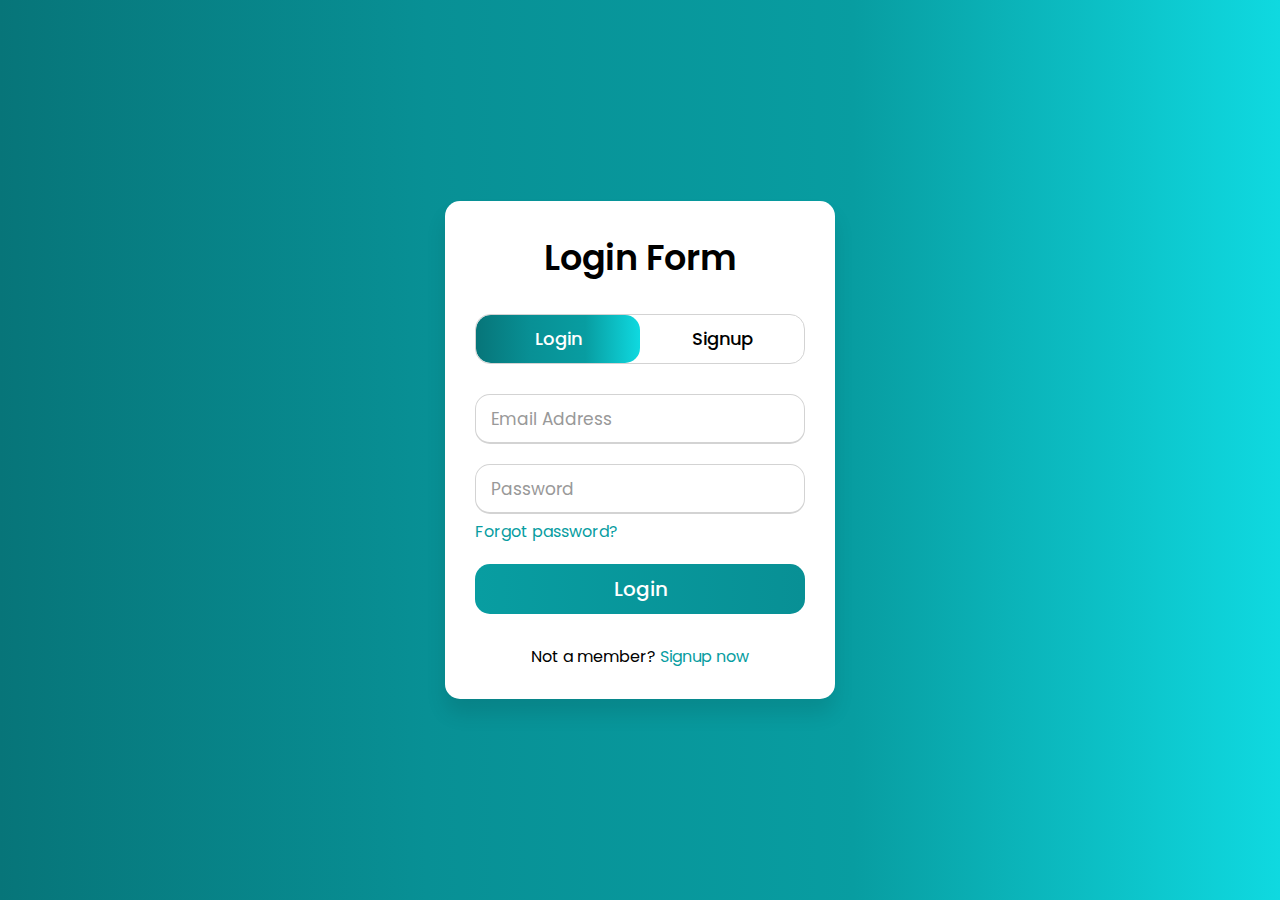
<file: sign.html>
<!DOCTYPE html>
<html lang="en">

<head>
    <meta charset="UTF-8">
    <meta name="viewport" content="width=device-width, initial-scale=1.0">
    <title>signup</title>
    <link rel="stylesheet" href="stylesign.css">
</head>

<body>
    <div class="wrapper">
        <div class="title-text">
            <div class="title login">Login Form</div>
            <div class="title signup">Signup Form</div>
        </div>
        <div class="form-container">
            <div class="slide-controls">
                <input type="radio" name="slide" id="login" checked>
                <input type="radio" name="slide" id="signup">
                <label for="login" class="slide login">Login</label>
                <label for="signup" class="slide signup">Signup</label>
                <div class="slider-tab"></div>
            </div>
            <div class="form-inner">
                <form action="#" class="login">
                    <div class="field">
                        <input type="text" placeholder="Email Address" required>
                    </div>
                    <div class="field">
                        <input type="password" placeholder="Password" required>
                    </div>
                    <div class="pass-link"><a href="#">Forgot password?</a></div>
                    <div class="field btn">
                        <div class="btn-layer"></div>
                        <input type="submit" value="Login">
                    </div>
                    <div class="signup-link">Not a member? <a href="">Signup now</a></div>
                </form>
                <form action="#" class="signup">

                    <div class="field">
                        <input type="text" placeholder="Email Address" required>
                    </div>
                    <div class="field">
                        <input type="password" placeholder="Password" required>
                    </div>
                    <div class="field">
                        <input type="password" placeholder="Confirm password" required>
                    </div>
                    <div class="field btn">
                        <div class="btn-layer"></div>
                        <input type="submit" value="Signup">
                    </div>
                </form>
            </div>
        </div>
    </div>

    <script src="script.js"></script>
</body>

</html>
</file>
<file: stylesign.css>
@import url('https://fonts.googleapis.com/css?family=Poppins:400,500,600,700&display=swap');
* {
    margin: 0;
    padding: 0;
    box-sizing: border-box;
    font-family: 'Poppins', sans-serif;
}

html,
body {
    display: grid;
    height: 100%;
    width: 100%;
    place-items: center;
    background: -webkit-linear-gradient(left, #077579, #089095, #089da1, #0fd9e0);
}

::selection {
    background: #089da1;
    color: #fff;
}

.wrapper {
    overflow: hidden;
    max-width: 390px;
    background: #fff;
    padding: 30px;
    border-radius: 15px;
    box-shadow: 0px 15px 20px rgba(0, 0, 0, 0.1);
}

.wrapper .title-text {
    display: flex;
    width: 200%;
}

.wrapper .title {
    width: 50%;
    font-size: 35px;
    font-weight: 600;
    text-align: center;
    transition: all 0.6s cubic-bezier(0.68, -0.55, 0.265, 1.55);
}

.wrapper .slide-controls {
    position: relative;
    display: flex;
    height: 50px;
    width: 100%;
    overflow: hidden;
    margin: 30px 0 10px 0;
    justify-content: space-between;
    border: 1px solid lightgrey;
    border-radius: 15px;
}

.slide-controls .slide {
    height: 100%;
    width: 100%;
    color: #fff;
    font-size: 18px;
    font-weight: 500;
    text-align: center;
    line-height: 48px;
    cursor: pointer;
    z-index: 1;
    transition: all 0.6s ease;
}

.slide-controls label.signup {
    color: #000;
}

.slide-controls .slider-tab {
    position: absolute;
    height: 100%;
    width: 50%;
    left: 0;
    z-index: 0;
    border-radius: 15px;
    background: -webkit-linear-gradient(left, #077579, #089095, #089da1, #0fd9e0);
    transition: all 0.6s cubic-bezier(0.68, -0.55, 0.265, 1.55);
}

input[type="radio"] {
    display: none;
}

#signup:checked~.slider-tab {
    left: 50%;
}

#signup:checked~label.signup {
    color: #fff;
    cursor: default;
    user-select: none;
}

#signup:checked~label.login {
    color: #000;
}

#login:checked~label.signup {
    color: #000;
}

#login:checked~label.login {
    cursor: default;
    user-select: none;
}

.wrapper .form-container {
    width: 100%;
    overflow: hidden;
}

.form-container .form-inner {
    display: flex;
    width: 200%;
}

.form-container .form-inner form {
    width: 50%;
    transition: all 0.6s cubic-bezier(0.68, -0.55, 0.265, 1.55);
}

.form-inner form .field {
    height: 50px;
    width: 100%;
    margin-top: 20px;
}

.form-inner form .field input {
    height: 100%;
    width: 100%;
    outline: none;
    padding-left: 15px;
    border-radius: 15px;
    border: 1px solid lightgrey;
    border-bottom-width: 2px;
    font-size: 17px;
    transition: all 0.3s ease;
}

.form-inner form .field input:focus {
    border-color: #089da1;
    /* box-shadow: inset 0 0 3px #fb6aae; */
}

.form-inner form .field input::placeholder {
    color: #999;
    transition: all 0.3s ease;
}

form .field input:focus::placeholder {
    color: #089da1;
}

.form-inner form .pass-link {
    margin-top: 5px;
}

.form-inner form .signup-link {
    text-align: center;
    margin-top: 30px;
}

.form-inner form .pass-link a,
.form-inner form .signup-link a {
    color: #089da1;
    text-decoration: none;
}

.form-inner form .pass-link a:hover,
.form-inner form .signup-link a:hover {
    text-decoration: underline;
}

form .btn {
    height: 50px;
    width: 100%;
    border-radius: 15px;
    position: relative;
    overflow: hidden;
}

form .btn .btn-layer {
    height: 100%;
    width: 300%;
    position: absolute;
    left: -100%;
    background: -webkit-linear-gradient(right, #077579, #089095, #089da1, #0fd9e0);
    border-radius: 15px;
    transition: all 0.4s ease;
    ;
}

form .btn:hover .btn-layer {
    left: 0;
}

form .btn input[type="submit"] {
    height: 100%;
    width: 100%;
    z-index: 1;
    position: relative;
    background: none;
    border: none;
    color: #fff;
    padding-left: 0;
    border-radius: 15px;
    font-size: 20px;
    font-weight: 500;
    cursor: pointer;
}
</file>
